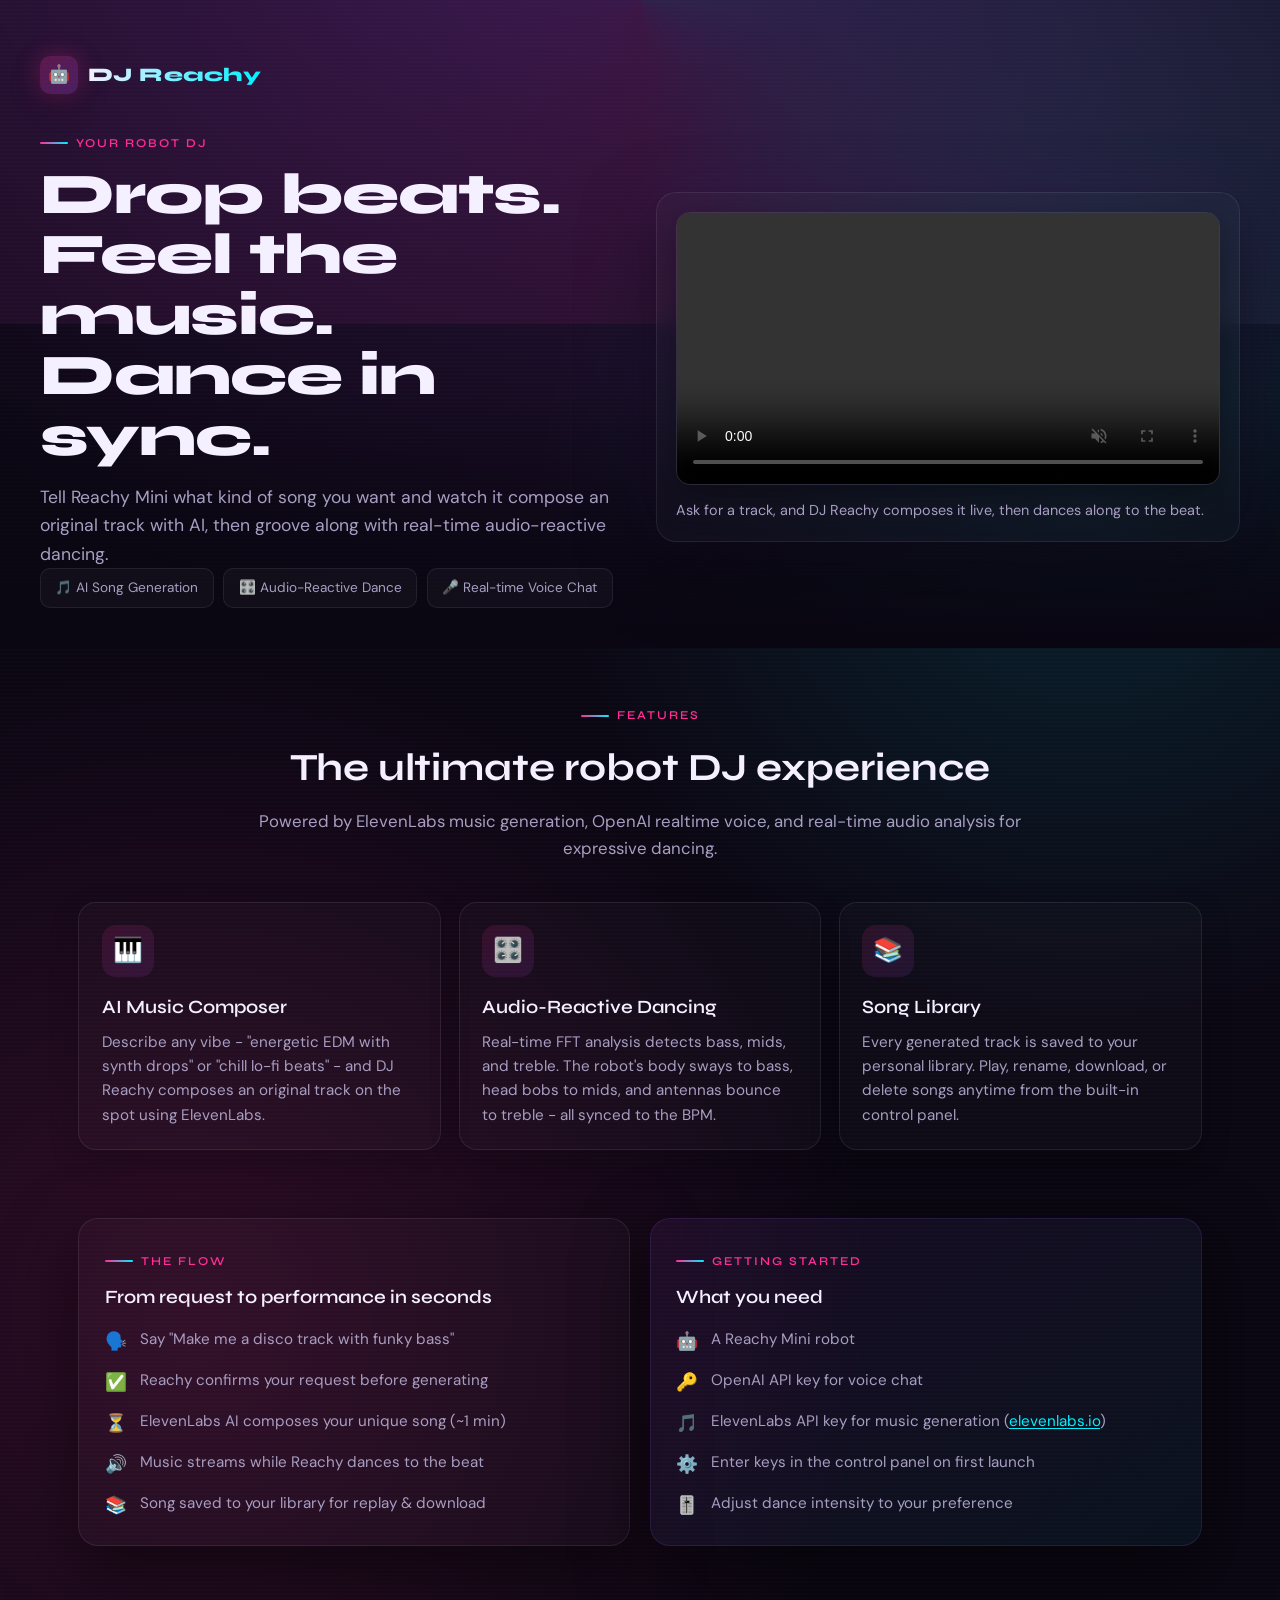
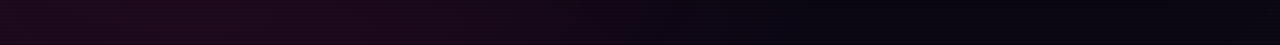
<file: index.html>
<!doctype html>
<html>

<head>
	<meta charset="utf-8" />
	<meta name="viewport" content="width=device-width, initial-scale=1" />
	<title>DJ Reachy – AI Music & Dance Robot</title>
	<link rel="preconnect" href="https://fonts.googleapis.com">
	<link rel="preconnect" href="https://fonts.gstatic.com" crossorigin>
	<link href="https://fonts.googleapis.com/css2?family=Syne:wght@500;600;700;800&family=DM+Sans:wght@400;500;600&display=swap" rel="stylesheet">
	<link rel="stylesheet" href="style.css" />
</head>

<body>
	<header class="hero">
		<div class="topline">
			<div class="brand">
				<span class="logo">🤖</span>
				<span class="brand-name">DJ Reachy</span>
			</div>
		</div>
		<div class="hero-grid">
			<div class="hero-copy">
				<p class="eyebrow">Your Robot DJ</p>
				<h1>Drop beats. Feel the music. Dance in sync.</h1>
				<p class="lede">
					Tell Reachy Mini what kind of song you want and watch it compose an original track with AI, then groove along with real-time audio-reactive dancing.
				</p>

				<div class="hero-badges">
					<span>🎵 AI Song Generation</span>
					<span>🎛️ Audio-Reactive Dance</span>
					<span>🎤 Real-time Voice Chat</span>
				</div>
			</div>
			<div class="hero-visual">
				<div class="glass-card">
					<video src="docs/assets/dj-reachy.mp4" class="hero-video" autoplay loop muted playsinline controls></video>
					<p class="caption">Ask for a track, and DJ Reachy composes it live, then dances along to the beat.</p>
				</div>
			</div>
		</div>
	</header>

	<section id="features" class="section features">
		<div class="section-header">
			<p class="eyebrow">Features</p>
			<h2>The ultimate robot DJ experience</h2>
			<p class="intro">
				Powered by ElevenLabs music generation, OpenAI realtime voice, and real-time audio analysis for expressive dancing.
			</p>
		</div>
		<div class="feature-grid">
			<div class="feature-card">
				<span class="icon">🎹</span>
				<h3>AI Music Composer</h3>
				<p>Describe any vibe - "energetic EDM with synth drops" or "chill lo-fi beats" - and DJ Reachy composes an original track on the spot using ElevenLabs.</p>
			</div>
			<div class="feature-card">
				<span class="icon">🎛️</span>
				<h3>Audio-Reactive Dancing</h3>
				<p>Real-time FFT analysis detects bass, mids, and treble. The robot's body sways to bass, head bobs to mids, and antennas bounce to treble - all synced to the BPM.</p>
			</div>
			<div class="feature-card">
				<span class="icon">📚</span>
				<h3>Song Library</h3>
				<p>Every generated track is saved to your personal library. Play, rename, download, or delete songs anytime from the built-in control panel.</p>
			</div>
		</div>
	</section>

	<section id="flow" class="section story">
		<div class="story-grid">
			<div class="story-card">
				<p class="eyebrow">The Flow</p>
				<h3>From request to performance in seconds</h3>
				<ul class="story-list">
					<li><span>🗣️</span> Say "Make me a disco track with funky bass"</li>
					<li><span>✅</span> Reachy confirms your request before generating</li>
					<li><span>⏳</span> ElevenLabs AI composes your unique song (~1 min)</li>
					<li><span>🔊</span> Music streams while Reachy dances to the beat</li>
					<li><span>📚</span> Song saved to your library for replay & download</li>
				</ul>
			</div>
			<div class="story-card secondary">
				<p class="eyebrow">Getting Started</p>
				<h3>What you need</h3>
				<ul class="story-list">
					<li><span>🤖</span> A Reachy Mini robot</li>
					<li><span>🔑</span> OpenAI API key for voice chat</li>
					<li><span>🎵</span><span>ElevenLabs API key for music generation (<a href="https://elevenlabs.io/" target="_blank" rel="noopener noreferrer">elevenlabs.io</a>)</span></li>
					<li><span>⚙️</span> Enter keys in the control panel on first launch</li>
					<li><span>🎚️</span> Adjust dance intensity to your preference</li>
				</ul>
			</div>
		</div>
	</section>

</body>

</html>
</file>
<file: style.css>
:root {
	--bg: #0a0612;
	--panel: #14091f;
	--glass: rgba(20, 9, 31, 0.8);
	--card: rgba(255, 255, 255, 0.03);
	--accent: #ff2d95;
	--accent-2: #00f0ff;
	--accent-3: #b14aed;
	--text: #f4f0ff;
	--muted: #a89ec2;
	--border: rgba(255, 255, 255, 0.08);
	--shadow: 0 25px 70px rgba(0, 0, 0, 0.5);
	font-family: "Syne", "DM Sans", system-ui, -apple-system, sans-serif;
}

* {
	margin: 0;
	padding: 0;
	box-sizing: border-box;
}

body {
	background:
		radial-gradient(ellipse 80% 50% at 50% -10%, rgba(177, 74, 237, 0.25), transparent),
		radial-gradient(circle at 15% 80%, rgba(255, 45, 149, 0.15), transparent 40%),
		radial-gradient(circle at 85% 30%, rgba(0, 240, 255, 0.12), transparent 35%),
		repeating-linear-gradient(
			0deg,
			transparent,
			transparent 2px,
			rgba(255, 255, 255, 0.01) 2px,
			rgba(255, 255, 255, 0.01) 4px
		),
		var(--bg);
	color: var(--text);
	min-height: 100vh;
	line-height: 1.6;
	padding-bottom: 3rem;
}

a {
	color: inherit;
	text-decoration: none;
}

.hero {
	padding: 3.5rem clamp(1.5rem, 3vw, 3rem) 2.5rem;
	position: relative;
	overflow: hidden;
}

.hero::before {
	content: "";
	position: absolute;
	top: -50%;
	left: 50%;
	transform: translateX(-50%);
	width: 150%;
	height: 100%;
	background: conic-gradient(from 180deg at 50% 50%, rgba(255, 45, 149, 0.08), rgba(177, 74, 237, 0.08), rgba(0, 240, 255, 0.08), rgba(255, 45, 149, 0.08));
	animation: slowRotate 30s linear infinite;
	pointer-events: none;
}

@keyframes slowRotate {
	from { transform: translateX(-50%) rotate(0deg); }
	to { transform: translateX(-50%) rotate(360deg); }
}

.hero::after {
	content: "";
	position: absolute;
	inset: 0;
	background: linear-gradient(180deg, transparent 60%, var(--bg));
	pointer-events: none;
}

.topline {
	display: flex;
	align-items: center;
	justify-content: space-between;
	max-width: 1200px;
	margin: 0 auto 2rem;
	position: relative;
	z-index: 2;
}

.brand {
	display: flex;
	align-items: center;
	gap: 0.6rem;
	font-weight: 700;
	letter-spacing: 0.5px;
	color: var(--text);
}

.logo {
	display: inline-flex;
	align-items: center;
	justify-content: center;
	width: 2.4rem;
	height: 2.4rem;
	border-radius: 10px;
	background: linear-gradient(145deg, rgba(255, 45, 149, 0.25), rgba(177, 74, 237, 0.25));
	box-shadow: 0 0 25px rgba(255, 45, 149, 0.3), 0 10px 30px rgba(0, 0, 0, 0.25);
	font-size: 1.1rem;
}

.brand-name {
	font-size: 1.2rem;
	font-weight: 800;
	background: linear-gradient(90deg, var(--text), var(--accent-2));
	-webkit-background-clip: text;
	-webkit-text-fill-color: transparent;
	background-clip: text;
}

.pill {
	background: rgba(255, 255, 255, 0.04);
	border: 1px solid var(--border);
	padding: 0.6rem 1.1rem;
	border-radius: 999px;
	color: var(--muted);
	font-size: 0.85rem;
	font-weight: 500;
	letter-spacing: 0.3px;
	box-shadow: 0 12px 30px rgba(0, 0, 0, 0.2);
}

.hero-grid {
	display: grid;
	grid-template-columns: repeat(auto-fit, minmax(320px, 1fr));
	gap: clamp(1.5rem, 2.5vw, 2.5rem);
	max-width: 1200px;
	margin: 0 auto;
	position: relative;
	z-index: 2;
	align-items: center;
}

.hero-copy h1 {
	font-size: clamp(2.4rem, 4.5vw, 3.8rem);
	margin-bottom: 1rem;
	line-height: 1.05;
	letter-spacing: -1px;
	font-weight: 800;
}

.eyebrow {
	display: inline-flex;
	align-items: center;
	gap: 0.5rem;
	text-transform: uppercase;
	letter-spacing: 2px;
	font-size: 0.75rem;
	font-weight: 600;
	color: var(--accent);
	margin-bottom: 0.75rem;
}

.eyebrow::before {
	content: "";
	display: inline-block;
	width: 28px;
	height: 2px;
	background: linear-gradient(90deg, var(--accent), var(--accent-2));
	border-radius: 999px;
}

.lede {
	font-size: 1.1rem;
	color: var(--muted);
	max-width: 580px;
	font-family: "DM Sans", sans-serif;
}

.hero-actions {
	display: flex;
	gap: 1rem;
	align-items: center;
	margin: 1.8rem 0 1.4rem;
	flex-wrap: wrap;
}

.btn {
	display: inline-flex;
	align-items: center;
	justify-content: center;
	gap: 0.6rem;
	padding: 0.9rem 1.5rem;
	border-radius: 14px;
	font-weight: 700;
	font-size: 0.95rem;
	border: 1px solid transparent;
	cursor: pointer;
	transition: transform 0.2s ease, box-shadow 0.2s ease, background 0.2s ease, border-color 0.2s ease;
}

.btn.primary {
	background: linear-gradient(135deg, var(--accent), var(--accent-3));
	color: #fff;
	box-shadow: 0 0 35px rgba(255, 45, 149, 0.35), 0 15px 30px rgba(255, 45, 149, 0.2);
}

.btn.primary:hover {
	transform: translateY(-3px);
	box-shadow: 0 0 50px rgba(255, 45, 149, 0.5), 0 25px 45px rgba(255, 45, 149, 0.3);
}

.btn.ghost {
	background: rgba(255, 255, 255, 0.04);
	border-color: var(--border);
	color: var(--text);
}

.btn.ghost:hover {
	border-color: rgba(0, 240, 255, 0.5);
	box-shadow: 0 0 25px rgba(0, 240, 255, 0.15);
	transform: translateY(-2px);
}

.btn.wide {
	width: 100%;
	justify-content: center;
}

.hero-badges {
	display: flex;
	flex-wrap: wrap;
	gap: 0.6rem;
	color: var(--muted);
	font-size: 0.85rem;
	font-family: "DM Sans", sans-serif;
}

.hero-badges span {
	padding: 0.5rem 0.9rem;
	border-radius: 10px;
	border: 1px solid var(--border);
	background: rgba(255, 255, 255, 0.03);
	transition: border-color 0.2s ease, box-shadow 0.2s ease;
}

.hero-badges span:hover {
	border-color: rgba(177, 74, 237, 0.4);
	box-shadow: 0 0 20px rgba(177, 74, 237, 0.15);
}

.hero-visual .glass-card {
	background: rgba(255, 255, 255, 0.02);
	border: 1px solid var(--border);
	border-radius: 20px;
	padding: 1.2rem;
	box-shadow: var(--shadow), 0 0 60px rgba(177, 74, 237, 0.1);
	backdrop-filter: blur(12px);
}

.hero-gif {
	width: 100%;
	display: block;
	border-radius: 14px;
	border: 1px solid rgba(255, 255, 255, 0.1);
	box-shadow: 0 12px 35px rgba(0, 0, 0, 0.4);
}

.hero-video {
	width: 100%;
	max-height: 480px;
	object-fit: cover;
	display: block;
	border-radius: 14px;
	border: 1px solid rgba(255, 255, 255, 0.1);
	box-shadow: 0 12px 35px rgba(0, 0, 0, 0.4);
}

.caption {
	margin-top: 0.85rem;
	color: var(--muted);
	font-size: 0.9rem;
	font-family: "DM Sans", sans-serif;
}

.section {
	max-width: 1200px;
	margin: 0 auto;
	padding: clamp(2rem, 4vw, 3.5rem) clamp(1.5rem, 3vw, 3rem);
}

.section-header {
	text-align: center;
	max-width: 780px;
	margin: 0 auto 2.5rem;
}

.section-header h2 {
	font-size: clamp(1.9rem, 3vw, 2.6rem);
	margin-bottom: 0.6rem;
	font-weight: 700;
}

.intro {
	color: var(--muted);
	font-size: 1.05rem;
	font-family: "DM Sans", sans-serif;
}

.feature-grid {
	display: grid;
	grid-template-columns: repeat(auto-fit, minmax(260px, 1fr));
	gap: 1.1rem;
}

.feature-card {
	background: rgba(255, 255, 255, 0.02);
	border: 1px solid var(--border);
	border-radius: 18px;
	padding: 1.4rem;
	box-shadow: 0 10px 30px rgba(0, 0, 0, 0.2);
	transition: transform 0.25s ease, border-color 0.25s ease, box-shadow 0.25s ease;
}

.feature-card:hover {
	transform: translateY(-5px);
	border-color: rgba(255, 45, 149, 0.3);
	box-shadow: 0 20px 50px rgba(0, 0, 0, 0.3), 0 0 30px rgba(255, 45, 149, 0.1);
}

.feature-card .icon {
	width: 52px;
	height: 52px;
	border-radius: 14px;
	display: grid;
	place-items: center;
	background: linear-gradient(145deg, rgba(255, 45, 149, 0.12), rgba(177, 74, 237, 0.12));
	margin-bottom: 1rem;
	font-size: 1.5rem;
}

.feature-card h3 {
	margin-bottom: 0.4rem;
	font-weight: 600;
}

.feature-card p {
	color: var(--muted);
	font-family: "DM Sans", sans-serif;
	font-size: 0.95rem;
}

.story {
	padding-top: 1rem;
}

.story-grid {
	display: grid;
	grid-template-columns: repeat(auto-fit, minmax(300px, 1fr));
	gap: 1.2rem;
}

.story-card {
	background: rgba(255, 255, 255, 0.02);
	border: 1px solid var(--border);
	border-radius: 20px;
	padding: 1.6rem;
	box-shadow: var(--shadow);
}

.story-card.secondary {
	background: linear-gradient(145deg, rgba(177, 74, 237, 0.08), rgba(0, 240, 255, 0.05));
	border-color: rgba(177, 74, 237, 0.15);
}

.story-card h3 {
	margin-bottom: 0.9rem;
	font-weight: 600;
}

.story-list {
	list-style: none;
	display: grid;
	gap: 0.8rem;
	color: var(--muted);
	font-size: 0.95rem;
	font-family: "DM Sans", sans-serif;
}

.story-list li {
	display: flex;
	gap: 0.8rem;
	align-items: flex-start;
}

.story-list li > span:first-child {
	font-size: 1.1rem;
	flex-shrink: 0;
}

.story-list li > span:not(:first-child) {
	flex: 1;
	line-height: 1.6;
}

.story-list a {
	color: var(--accent-2) !important;
	text-decoration: underline !important;
	text-decoration-color: rgba(0, 240, 255, 0.5);
	text-underline-offset: 2px;
	transition: text-decoration-color 0.2s ease, color 0.2s ease, opacity 0.2s ease;
	display: inline;
	cursor: pointer;
	opacity: 1;
}

.story-list a:hover {
	color: var(--accent-2) !important;
	text-decoration-color: var(--accent-2);
	opacity: 0.9;
}

.story-text {
	color: var(--muted);
	line-height: 1.7;
	margin-bottom: 1.2rem;
	font-family: "DM Sans", sans-serif;
}

.chips {
	display: flex;
	flex-wrap: wrap;
	gap: 0.5rem;
}

.chip {
	padding: 0.45rem 0.85rem;
	border-radius: 10px;
	background: rgba(0, 0, 0, 0.25);
	border: 1px solid var(--border);
	color: var(--text);
	font-size: 0.85rem;
	font-family: "DM Sans", sans-serif;
	transition: border-color 0.2s ease, box-shadow 0.2s ease;
}

.chip:hover {
	border-color: rgba(0, 240, 255, 0.4);
	box-shadow: 0 0 15px rgba(0, 240, 255, 0.15);
}

.footer {
	text-align: center;
	color: var(--muted);
	padding: 2.5rem 1.5rem 0;
	font-family: "DM Sans", sans-serif;
}

.footer a {
	color: var(--text);
	border-bottom: 1px solid transparent;
	transition: border-color 0.2s ease;
}

.footer a:hover {
	border-color: var(--accent);
}

@media (max-width: 768px) {
	.hero {
		padding-top: 2.5rem;
	}

	.topline {
		flex-direction: column;
		gap: 0.9rem;
		align-items: flex-start;
	}

	.hero-actions {
		width: 100%;
	}

	.btn {
		width: 100%;
		justify-content: center;
	}

	.hero-badges {
		gap: 0.4rem;
	}

	.hero-badges span {
		font-size: 0.8rem;
		padding: 0.4rem 0.7rem;
	}
}
</file>
